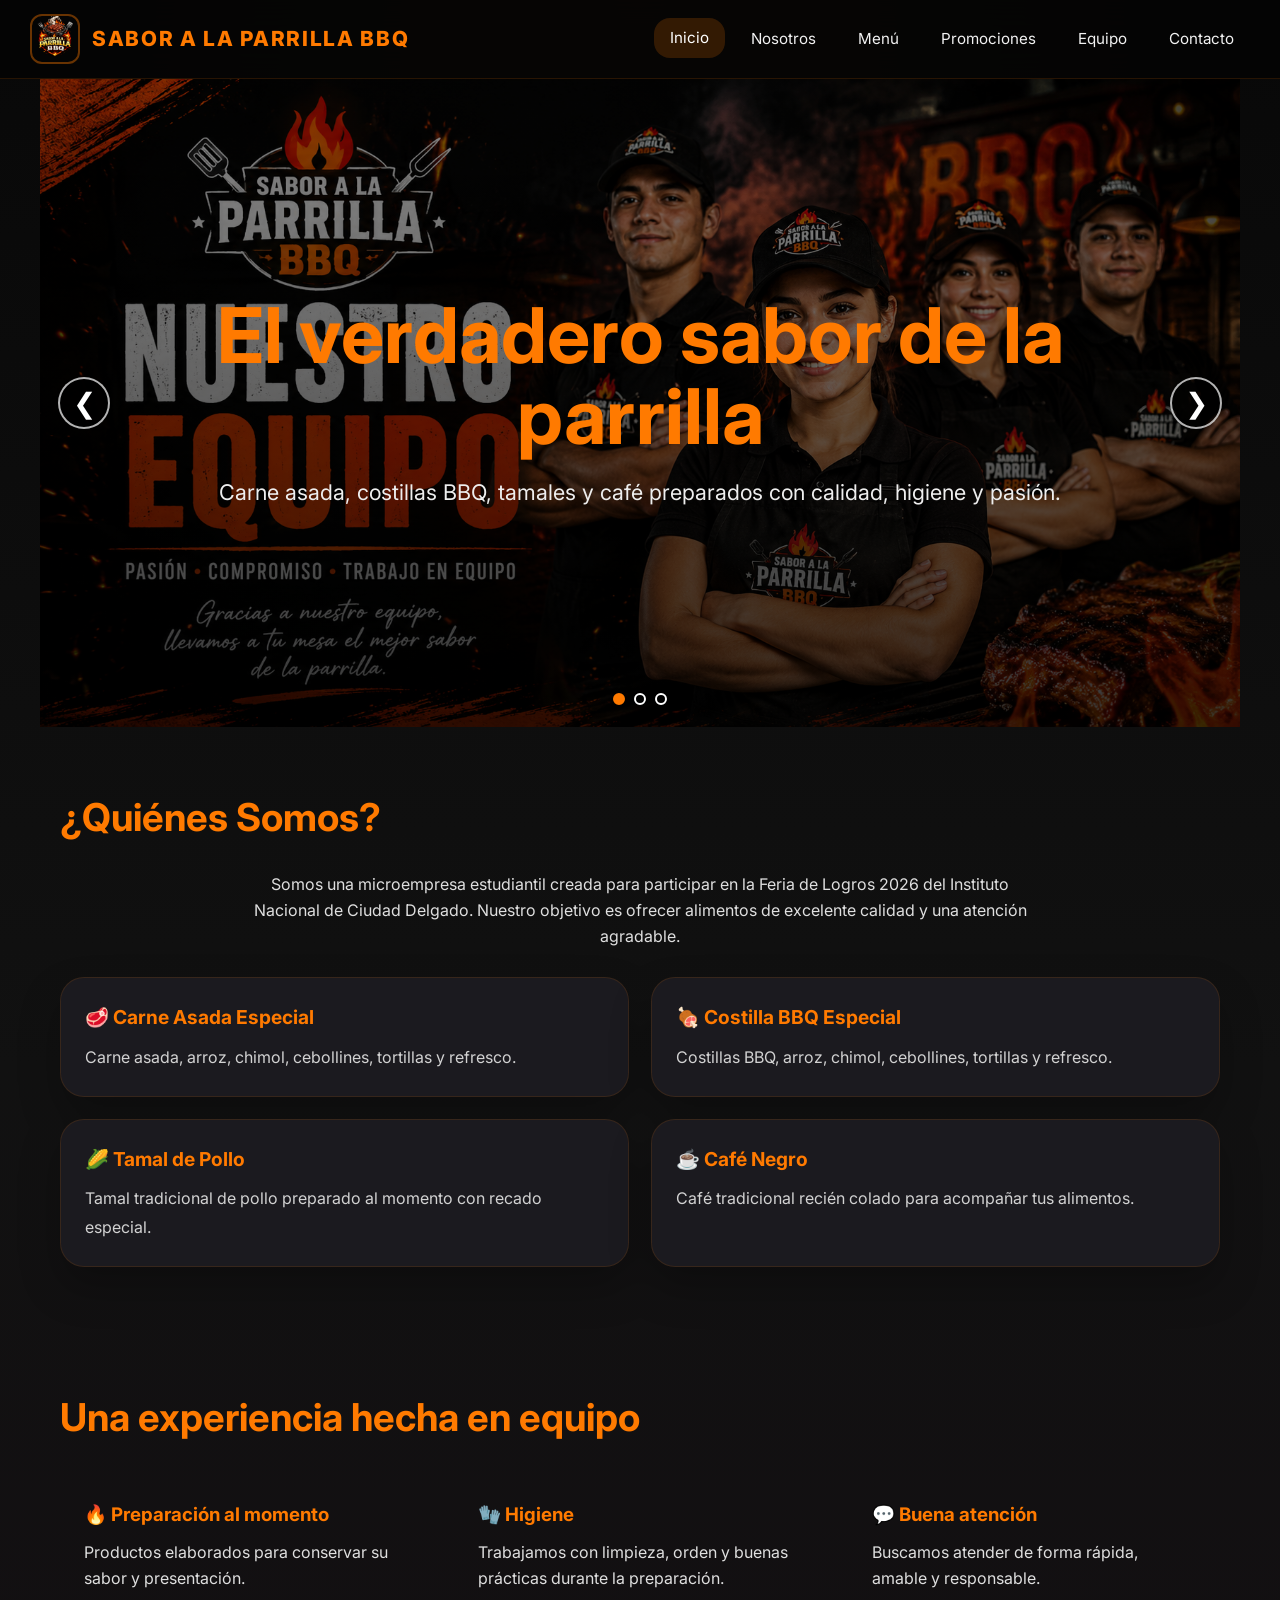
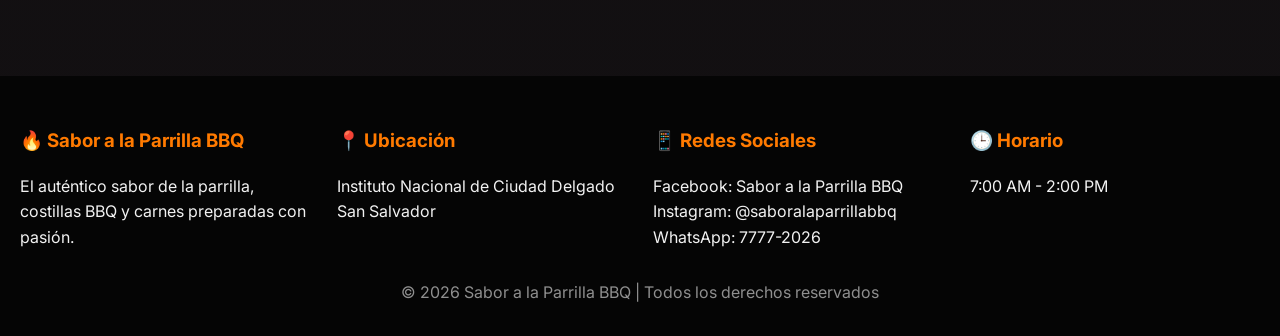
<file: index.html>
<!DOCTYPE html>
<html lang="es">
<head>
  <meta charset="UTF-8">
  <meta name="viewport" content="width=device-width, initial-scale=1.0">
  <title>Inicio | Sabor a la Parrilla BBQ</title>
  <link rel="stylesheet" href="https://ramirezcruzjasonefrain13-debug.github.io/Jason----Sabor-a-la-parrillaPR/css/style.css?v=3">
  <link href="https://fonts.googleapis.com/css2?family=Inter:wght@300;400;600;700;800&display=swap" rel="stylesheet">
</head>
<body>

  <!-- ===== HEADER ===== -->
  <header class="reveal">
    <div class="logo">
      <img src="img/logo.png" alt="Logo Sabor a la Parrilla BBQ" />
      SABOR A LA PARRILLA BBQ
    </div>
    <nav>

<a href="./index.html" class="active">Inicio</a>
<a href="./Html/nosotros.html">Nosotros</a>
<a href="./Html/menu.html">Menú</a>
<a href="./Html/promociones.html">Promociones</a>
<a href="./Html/equipo.html">Equipo</a>
<a href="./Html/contacto.html">Contacto</a>

      
    </nav>
  </header>

  <!-- ===== HERO ===== -->
  <section class="hero-home reveal" id="heroCarrusel" aria-label="Imágenes principales de Sabor a la Parrilla BBQ">
    <div class="hero-slides" aria-hidden="true">
      <img class="hero-slide active" src="img/banner.png" alt="Sabor a la Parrilla BBQ">
      <img class="hero-slide" src="img/carrusel2.png" alt="Platillos de Sabor a la Parrilla BBQ">
      <img class="hero-slide" src="img/carrusel3.png" alt="Especialidades de Sabor a la Parrilla BBQ">
    </div>
    <div class="hero-overlay"></div>

    <button class="hero-arrow hero-prev" type="button" aria-label="Imagen anterior">&#10094;</button>
    <button class="hero-arrow hero-next" type="button" aria-label="Siguiente imagen">&#10095;</button>

    <div class="hero-inner">
      <h1>El verdadero sabor de la parrilla</h1>
      <p>Carne asada, costillas BBQ, tamales y café preparados con calidad, higiene y pasión.</p>
    </div>

    <div class="hero-dots" aria-label="Seleccionar imagen">
      <button type="button" class="hero-dot active" data-slide="0" aria-label="Imagen 1"></button>
      <button type="button" class="hero-dot" data-slide="1" aria-label="Imagen 2"></button>
      <button type="button" class="hero-dot" data-slide="2" aria-label="Imagen 3"></button>
    </div>
  </section>

  <!-- ===== QUIÉNES SOMOS ===== -->
  <section class="seccion reveal">
    <h2>¿Quiénes Somos?</h2>
    <p class="lead">Somos una microempresa estudiantil creada para participar en la Feria de Logros 2026 del Instituto Nacional de Ciudad Delgado. Nuestro objetivo es ofrecer alimentos de excelente calidad y una atención agradable.</p>
    <div class="home-preview">

      <div class="card">
        <h3>🥩 Carne Asada Especial</h3>
        <p>Carne asada, arroz, chimol, cebollines, tortillas y refresco.</p>
      </div>

      <div class="card">
        <h3>🍖 Costilla BBQ Especial</h3>
        <p>Costillas BBQ, arroz, chimol, cebollines, tortillas y refresco.</p>
      </div>

      <div class="card">
        <h3>🌽 Tamal de Pollo</h3>
        <p>Tamal tradicional de pollo preparado al momento con recado especial.</p>
      </div>

      <div class="card">
        <h3>☕ Café Negro</h3>
        <p>Café tradicional recién colado para acompañar tus alimentos.</p>
      </div>

    </div>
    </section>
  <!-- ===== EXPERIENCIA ===== -->
  <section class="seccion reveal">
    <h2>Una experiencia hecha en equipo</h2>
    <div class="simple-grid">
      <div class="simple-card">
        <h3>🔥 Preparación al momento</h3>
        <p>Productos elaborados para conservar su sabor y presentación.</p>
      </div>
      <div class="simple-card">
        <h3>🧤 Higiene</h3>
        <p>Trabajamos con limpieza, orden y buenas prácticas durante la preparación.</p>
      </div>
      <div class="simple-card">
        <h3>💬 Buena atención</h3>
        <p>Buscamos atender de forma rápida, amable y responsable.</p>
      </div>
    </div>
  </section>

  <!-- ===== FOOTER ===== -->
  <footer class="reveal">
    <div class="footer-container">
      <div class="footer-section">
        <h3>🔥 Sabor a la Parrilla BBQ</h3>
        <p>El auténtico sabor de la parrilla, costillas BBQ y carnes preparadas con pasión.</p>
      </div>
      <div class="footer-section">
        <h3>📍 Ubicación</h3>
        <p>Instituto Nacional de Ciudad Delgado</p>
        <p>San Salvador</p>
      </div>
      <div class="footer-section">
        <h3>📱 Redes Sociales</h3>
        <p>Facebook: Sabor a la Parrilla BBQ</p>
        <p>Instagram: @saboralaparrillabbq</p>
        <p>WhatsApp: 7777-2026</p>
      </div>
      <div class="footer-section">
        <h3>🕒 Horario</h3>
        <p>7:00 AM - 2:00 PM</p>
      </div>
    </div>
    <div class="footer-bottom">
      <p>© 2026 Sabor a la Parrilla BBQ | Todos los derechos reservados</p>
    </div>
  </footer>
  
<script src="./Js/Site.js"></script>
</body>
</html>
</file>
